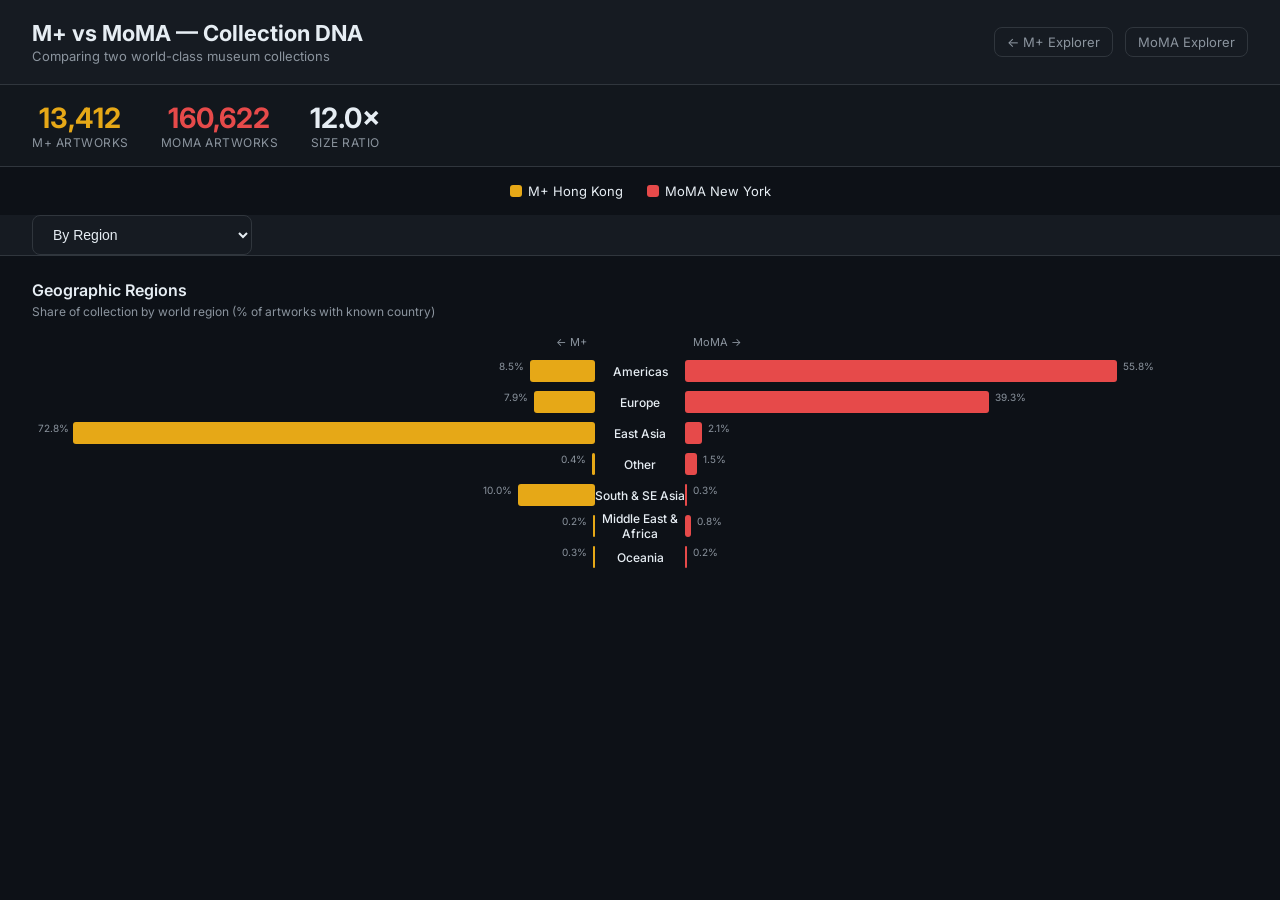
<file: compare.html>
<!DOCTYPE html>
<html lang="en">
<head>
  <meta charset="UTF-8">
  <meta name="viewport" content="width=device-width, initial-scale=1.0">
  <title>M+ vs MoMA — Collection Comparison</title>
  <link rel="preconnect" href="https://fonts.googleapis.com">
  <link href="https://fonts.googleapis.com/css2?family=Inter:wght@400;500;600;700&display=swap" rel="stylesheet">
  <style>
    :root {
      --bg: #0d1117; --surface: #161b22; --border: #30363d;
      --text: #e6edf3; --muted: #8b949e;
      --mplus: #e6a817; --moma: #e64a4a;
    }
    * { margin:0; padding:0; box-sizing:border-box; }
    body { font-family:'Inter',sans-serif; background:var(--bg); color:var(--text); min-height:100vh; }

    header {
      padding: 20px 32px; display:flex; align-items:center; justify-content:space-between;
      border-bottom: 1px solid var(--border); background: var(--surface);
    }
    header h1 { font-size: 22px; font-weight: 700; }
    header .subtitle { color: var(--muted); font-size: 13px; margin-top: 2px; }
    .nav-links { display:flex; gap:12px; }
    .nav-links a {
      color: var(--muted); text-decoration:none; font-size:13px; padding:6px 12px;
      border:1px solid var(--border); border-radius:8px; transition: all 0.2s;
    }
    .nav-links a:hover { color: var(--text); border-color: var(--muted); }

    .stats-bar {
      display:flex; gap:32px; padding:16px 32px; border-bottom:1px solid var(--border);
      background: rgba(22,27,34,0.6);
    }
    .stat { text-align:center; }
    .stat-value { font-size:28px; font-weight:700; }
    .stat-label { font-size:12px; color:var(--muted); text-transform:uppercase; letter-spacing:0.5px; }
    .stat-mplus .stat-value { color: var(--mplus); }
    .stat-moma .stat-value { color: var(--moma); }

    .tabs {
      display:flex; gap:0; padding:0 32px; border-bottom:1px solid var(--border); background:var(--surface);
    }
    .tab {
      padding:12px 20px; cursor:pointer; font-size:14px; color:var(--muted);
      border-bottom:2px solid transparent; transition: all 0.2s;
    }
    .tab:hover { color:var(--text); }
    .tab.active { color:var(--text); border-bottom-color:var(--mplus); }

    .chart-container { padding:24px 32px; }
    .chart-title { font-size:16px; font-weight:600; margin-bottom:4px; }
    .chart-subtitle { font-size:12px; color:var(--muted); margin-bottom:16px; }
    #sankeyChart, #butterflyChart, #heatmapChart { width:100%; }

    .legend-row { display:flex; gap:24px; justify-content:center; margin:16px 0; }
    .legend-item { display:flex; align-items:center; gap:6px; font-size:13px; }
    .legend-dot { width:12px; height:12px; border-radius:3px; }

    /* Butterfly chart bars */
    .butterfly-row { display:flex; align-items:center; margin:3px 0; height:28px; }
    .butterfly-label { width:90px; text-align:center; font-size:12px; font-weight:500; flex-shrink:0; }
    .butterfly-left { flex:1; display:flex; justify-content:flex-end; }
    .butterfly-right { flex:1; display:flex; justify-content:flex-start; }
    .butterfly-bar { height:22px; border-radius:3px; min-width:2px; transition: width 0.5s; position:relative; }
    .butterfly-bar:hover { opacity:0.8; }
    .butterfly-bar .bar-tooltip {
      display:none; position:absolute; top:-28px; padding:3px 8px; background:#000;
      border-radius:4px; font-size:11px; white-space:nowrap; z-index:10;
    }
    .butterfly-bar:hover .bar-tooltip { display:block; }
    .butterfly-left .bar-tooltip { right:0; }
    .butterfly-right .bar-tooltip { left:0; }
    .butterfly-pct { font-size:10px; color:var(--muted); padding:0 6px; min-width:40px; }
    .butterfly-left .butterfly-pct { text-align:right; }

    /* Heatmap */
    .heatmap-grid { display:grid; grid-template-columns:180px 1fr 1fr; gap:1px; background:var(--border); }
    .heatmap-cell { padding:8px 12px; background:var(--bg); font-size:13px; }
    .heatmap-header { background:var(--surface); font-weight:600; font-size:12px; text-transform:uppercase; }
    .heatmap-bar-cell { position:relative; }
    .heatmap-bar { height:100%; position:absolute; top:0; left:0; opacity:0.3; }
    .heatmap-val { position:relative; z-index:1; }

    @media (max-width: 768px) {
      header { padding:12px 16px; flex-direction:column; gap:8px; }
      .stats-bar { padding:12px 16px; gap:16px; flex-wrap:wrap; }
      .stat-value { font-size:20px; }
      .tabs { padding:0 16px; overflow-x:auto; }
      .chart-container { padding:16px; }
      .butterfly-label { width:70px; font-size:11px; }
    }
  </style>
</head>
<body>
  <header>
    <div>
      <h1>M+ vs MoMA — Collection DNA</h1>
      <div class="subtitle">Comparing two world-class museum collections</div>
    </div>
    <div class="nav-links">
      <a href="./index.html">← M+ Explorer</a>
      <a href="./moma.html">MoMA Explorer</a>
    </div>
  </header>

  <div class="stats-bar" id="statsBar"></div>

  <div class="legend-row">
    <div class="legend-item"><div class="legend-dot" style="background:var(--mplus)"></div>M+ Hong Kong</div>
    <div class="legend-item"><div class="legend-dot" style="background:var(--moma)"></div>MoMA New York</div>
  </div>

  <div class="tabs" id="tabs">
    <select id="viewSelect" style="padding:10px 16px;font-size:14px;background:var(--surface);color:var(--text);border:1px solid var(--border);border-radius:8px;cursor:pointer;min-width:220px">
      <option value="region">By Region</option>
      <option value="country">By Country (Top 20)</option>
      <option value="decade">By Decade</option>
      <option value="department">By Department</option>
      <option value="overlap">Artist Overlap Network</option>
    </select>
  </div>

  <div class="chart-container" id="chartArea"></div>

  <script src="https://d3js.org/d3.v7.min.js"></script>
  <script>
let data = null;
const MPLUS = '#e6a817';
const MOMA = '#e64a4a';

async function init() {
  const resp = await fetch('./data/comparison.json?v=' + Date.now());
  data = await resp.json();

  // Stats bar
  const bar = document.getElementById('statsBar');
  bar.innerHTML = `
    <div class="stat stat-mplus"><div class="stat-value">${data.museums.mplus.total.toLocaleString()}</div><div class="stat-label">M+ Artworks</div></div>
    <div class="stat stat-moma"><div class="stat-value">${data.museums.moma.total.toLocaleString()}</div><div class="stat-label">MoMA Artworks</div></div>
    <div class="stat"><div class="stat-value">${(data.museums.moma.total / data.museums.mplus.total).toFixed(1)}×</div><div class="stat-label">Size Ratio</div></div>
  `;

  // Dropdown
  const sel = document.getElementById('viewSelect');
  sel.addEventListener('change', () => renderView(sel.value));

  renderView('region');
}

function renderView(view) {
  const area = document.getElementById('chartArea');

  if (view === 'region') {
    renderButterfly(area, data.region, 'Geographic Regions', 'Share of collection by world region (% of artworks with known country)');
  } else if (view === 'country') {
    renderButterfly(area, data.country, 'Top Countries', 'Top 20 artist countries — percentage of total collection', 20);
  } else if (view === 'decade') {
    renderButterfly(area, data.decade, 'Artworks by Decade', 'When were the artworks created?');
  } else if (view === 'overlap') {
    renderOverlap(area);
  }
}

function renderButterfly(container, dataset, title, subtitle, limit) {
  // Merge all keys
  let keys = [...new Set([...Object.keys(dataset.mplus), ...Object.keys(dataset.moma)])];
  
  // Sort: by total count desc (or chronologically for decades)
  if (keys[0] && keys[0].match(/^\d{4}s$/)) {
    keys.sort();
  } else {
    keys.sort((a,b) => ((dataset.mplus[b]||0)+(dataset.moma[b]||0)) - ((dataset.mplus[a]||0)+(dataset.moma[a]||0)));
  }
  if (limit) keys = keys.slice(0, limit);

  const mpTotal = Object.values(dataset.mplus).reduce((a,b)=>a+b, 0);
  const moTotal = Object.values(dataset.moma).reduce((a,b)=>a+b, 0);
  const maxPct = Math.max(...keys.map(k => Math.max((dataset.mplus[k]||0)/mpTotal, (dataset.moma[k]||0)/moTotal)));

  let html = `<div class="chart-title">${title}</div><div class="chart-subtitle">${subtitle}</div>`;
  html += '<div style="display:flex;gap:8px;margin-bottom:8px;font-size:11px;color:var(--muted)"><div style="flex:1;text-align:right">← M+</div><div style="width:90px"></div><div style="flex:1">MoMA →</div></div>';

  keys.forEach(k => {
    const mpVal = dataset.mplus[k] || 0;
    const moVal = dataset.moma[k] || 0;
    const mpPct = mpTotal ? (mpVal / mpTotal * 100) : 0;
    const moPct = moTotal ? (moVal / moTotal * 100) : 0;
    const mpW = maxPct ? (mpPct / (maxPct * 100) * 100) : 0;
    const moW = maxPct ? (moPct / (maxPct * 100) * 100) : 0;

    html += `<div class="butterfly-row">
      <div class="butterfly-left">
        <span class="butterfly-pct">${mpVal > 0 ? mpPct.toFixed(1)+'%' : ''}</span>
        <div class="butterfly-bar" style="width:${mpW}%;background:${MPLUS}">
          <span class="bar-tooltip">${k}: ${mpVal.toLocaleString()} (${mpPct.toFixed(1)}%)</span>
        </div>
      </div>
      <div class="butterfly-label">${k}</div>
      <div class="butterfly-right">
        <div class="butterfly-bar" style="width:${moW}%;background:${MOMA}">
          <span class="bar-tooltip">${k}: ${moVal.toLocaleString()} (${moPct.toFixed(1)}%)</span>
        </div>
        <span class="butterfly-pct">${moVal > 0 ? moPct.toFixed(1)+'%' : ''}</span>
      </div>
    </div>`;
  });

  container.innerHTML = html;
}

function renderHeatmap(container, deptData, catData, title) {
  // Show both museums' departments side by side
  const allDepts = [...new Set([...Object.keys(deptData.mplus), ...Object.keys(deptData.moma)])];
  const mpTotal = data.museums.mplus.total;
  const moTotal = data.museums.moma.total;

  let html = `<div class="chart-title">${title}</div>
    <div class="chart-subtitle">Department/Area breakdown — absolute count and % of total</div>
    <div style="margin-top:16px">
    <h3 style="font-size:14px;margin-bottom:8px;color:${MPLUS}">M+ Areas</h3>`;

  const mpDepts = Object.entries(deptData.mplus).sort((a,b)=>b[1]-a[1]);
  const maxMp = mpDepts[0]?.[1] || 1;
  mpDepts.forEach(([name, count]) => {
    const pct = (count/mpTotal*100).toFixed(1);
    const w = (count/maxMp*100);
    html += `<div style="display:flex;align-items:center;margin:4px 0;gap:8px">
      <div style="width:200px;font-size:13px;text-align:right">${name}</div>
      <div style="flex:1;position:relative;height:24px;background:rgba(255,255,255,0.03);border-radius:4px;overflow:hidden">
        <div style="width:${w}%;height:100%;background:${MPLUS};opacity:0.4;border-radius:4px"></div>
        <span style="position:absolute;left:8px;top:3px;font-size:12px">${count.toLocaleString()} (${pct}%)</span>
      </div>
    </div>`;
  });

  html += `<h3 style="font-size:14px;margin:16px 0 8px;color:${MOMA}">MoMA Departments</h3>`;
  const moDepts = Object.entries(deptData.moma).sort((a,b)=>b[1]-a[1]);
  const maxMo = moDepts[0]?.[1] || 1;
  moDepts.forEach(([name, count]) => {
    const pct = (count/moTotal*100).toFixed(1);
    const w = (count/maxMo*100);
    html += `<div style="display:flex;align-items:center;margin:4px 0;gap:8px">
      <div style="width:200px;font-size:13px;text-align:right">${name}</div>
      <div style="flex:1;position:relative;height:24px;background:rgba(255,255,255,0.03);border-radius:4px;overflow:hidden">
        <div style="width:${w}%;height:100%;background:${MOMA};opacity:0.4;border-radius:4px"></div>
        <span style="position:absolute;left:8px;top:3px;font-size:12px">${count.toLocaleString()} (${pct}%)</span>
      </div>
    </div>`;
  });

  html += '</div>';
  container.innerHTML = html;
}

let overlapData = null;
async function renderOverlap(container) {
  if (!overlapData) {
    container.innerHTML = '<div class="chart-title">Loading overlap data...</div>';
    const resp = await fetch('./data/overlap.json?v=' + Date.now());
    overlapData = await resp.json();
  }
  const s = overlapData.stats;
  const artists = overlapData.artists;

  // Venn diagram + force network
  let html = `<div class="chart-title">Artist Overlap</div>
    <div class="chart-subtitle">${s.both} artists appear in both collections</div>
    <svg id="vennSvg" width="100%" height="280" style="margin:8px 0"></svg>
    <div class="chart-title" style="font-size:14px;margin-top:16px">Overlap Network — Top 80 Shared Artists</div>
    <div class="chart-subtitle">Node size = total works across both museums. Color = collection bias.</div>
    <svg id="overlapSvg" width="100%" height="500" style="background:rgba(0,0,0,0.2);border-radius:12px"></svg>
    <div id="overlapTooltip" style="position:fixed;display:none;padding:8px 12px;background:#000;border:1px solid var(--border);border-radius:6px;font-size:12px;pointer-events:none;z-index:100"></div>
    <div style="margin-top:16px">
      <div class="chart-title" style="font-size:14px">Top 30 Shared Artists</div>
      <div id="overlapList"></div>
    </div>`;
  container.innerHTML = html;

  // Draw Venn diagram
  const vSvg = d3.select('#vennSvg');
  const vW = vSvg.node().getBoundingClientRect().width;
  const vH = 280;
  vSvg.attr('width', vW);
  const cx = vW / 2, cy = vH / 2;
  const rMplus = 90, rMoma = 110, overlap = 50; // circle overlap distance

  // M+ circle (left)
  vSvg.append('circle').attr('cx', cx - overlap).attr('cy', cy).attr('r', rMplus)
    .attr('fill', MPLUS).attr('fill-opacity', 0.2).attr('stroke', MPLUS).attr('stroke-width', 2);
  // MoMA circle (right)
  vSvg.append('circle').attr('cx', cx + overlap).attr('cy', cy).attr('r', rMoma)
    .attr('fill', MOMA).attr('fill-opacity', 0.2).attr('stroke', MOMA).attr('stroke-width', 2);

  // Labels
  vSvg.append('text').attr('x', cx - overlap - 40).attr('y', cy - 10)
    .attr('text-anchor', 'middle').attr('fill', MPLUS).attr('font-size', '28px').attr('font-weight', '700')
    .text(s.mplusOnly.toLocaleString());
  vSvg.append('text').attr('x', cx - overlap - 40).attr('y', cy + 14)
    .attr('text-anchor', 'middle').attr('fill', '#ccc').attr('font-size', '12px')
    .text('M+ only');

  vSvg.append('text').attr('x', cx).attr('y', cy - 10)
    .attr('text-anchor', 'middle').attr('fill', '#c084fc').attr('font-size', '28px').attr('font-weight', '700')
    .text(s.both);
  vSvg.append('text').attr('x', cx).attr('y', cy + 14)
    .attr('text-anchor', 'middle').attr('fill', '#ccc').attr('font-size', '12px')
    .text('Both');

  vSvg.append('text').attr('x', cx + overlap + 40).attr('y', cy - 10)
    .attr('text-anchor', 'middle').attr('fill', MOMA).attr('font-size', '28px').attr('font-weight', '700')
    .text(s.momaOnly.toLocaleString());
  vSvg.append('text').attr('x', cx + overlap + 40).attr('y', cy + 14)
    .attr('text-anchor', 'middle').attr('fill', '#ccc').attr('font-size', '12px')
    .text('MoMA only');

  // Museum name labels
  vSvg.append('text').attr('x', cx - overlap - 40).attr('y', cy + rMplus + 24)
    .attr('text-anchor', 'middle').attr('fill', MPLUS).attr('font-size', '14px').attr('font-weight', '600')
    .text('M+ Hong Kong');
  vSvg.append('text').attr('x', cx + overlap + 40).attr('y', cy + rMoma + 24)
    .attr('text-anchor', 'middle').attr('fill', MOMA).attr('font-size', '14px').attr('font-weight', '600')
    .text('MoMA New York');

  // Force network of top 80 overlap artists
  const top = artists.slice(0, 80);
  const svg = d3.select('#overlapSvg');
  const w = svg.node().getBoundingClientRect().width;
  const h = 500;
  svg.attr('width', w);
  const g = svg.append('g');
  svg.call(d3.zoom().scaleExtent([0.3,5]).on('zoom', e => g.attr('transform', e.transform)));

  // Nodes = artists, sized by total works
  const maxTotal = d3.max(top, d => d.total);
  const r = d3.scaleSqrt().domain([1, maxTotal]).range([4, 30]);
  const nodes = top.map(a => ({...a, radius: r(a.total)}));

  // Color by bias: gold=M+ heavy, red=MoMA heavy, purple=balanced
  function biasColor(a) {
    const ratio = a.mplus / (a.mplus + a.moma);
    if (ratio > 0.6) return '#e6a817';
    if (ratio < 0.4) return '#e64a4a';
    return '#c084fc';
  }

  // Links between artists that share country
  const links = [];
  for (let i=0; i<nodes.length; i++) {
    for (let j=i+1; j<nodes.length; j++) {
      if (nodes[i].nat && nodes[i].nat === nodes[j].nat && nodes[i].nat !== '') {
        links.push({source:i, target:j});
      }
    }
  }

  const sim = d3.forceSimulation(nodes)
    .force('charge', d3.forceManyBody().strength(-80))
    .force('center', d3.forceCenter(w/2, h/2))
    .force('collision', d3.forceCollide(d => d.radius + 6))
    .force('link', d3.forceLink(links).distance(60).strength(0.1));

  const link = g.append('g').selectAll('line').data(links).join('line')
    .attr('stroke','rgba(255,255,255,0.05)').attr('stroke-width',1);

  const tip = document.getElementById('overlapTooltip');
  const node = g.append('g').selectAll('circle').data(nodes).join('circle')
    .attr('r', d => d.radius)
    .attr('fill', d => biasColor(d))
    .attr('fill-opacity', 0.8)
    .attr('stroke', 'rgba(255,255,255,0.2)').attr('stroke-width', 1)
    .attr('cursor', 'pointer')
    .on('mouseover', (e,d) => {
      tip.style.display='block'; tip.style.left=(e.pageX+12)+'px'; tip.style.top=(e.pageY-10)+'px';
      tip.innerHTML=`<strong>${d.name}</strong><br>M+: ${d.mplus} · MoMA: ${d.moma}<br>${d.nat||'Unknown'}`;
    })
    .on('mousemove', e => { tip.style.left=(e.pageX+12)+'px'; tip.style.top=(e.pageY-10)+'px'; })
    .on('mouseout', () => { tip.style.display='none'; })
    .call(d3.drag()
      .on('start',(e,d)=>{if(!e.active)sim.alphaTarget(0.3).restart();d.fx=d.x;d.fy=d.y;})
      .on('drag',(e,d)=>{d.fx=e.x;d.fy=e.y;})
      .on('end',(e,d)=>{if(!e.active)sim.alphaTarget(0);d.fx=null;d.fy=null;}));

  const label = g.append('g').selectAll('text').data(nodes.filter(d=>d.radius>10)).join('text')
    .text(d => d.name.length > 20 ? d.name.slice(0,18)+'…' : d.name)
    .attr('text-anchor','middle').attr('dy', d => d.radius+12)
    .attr('fill','#aaa').attr('font-size','10px').attr('pointer-events','none');

  sim.on('tick', () => {
    link.attr('x1',d=>d.source.x).attr('y1',d=>d.source.y).attr('x2',d=>d.target.x).attr('y2',d=>d.target.y);
    node.attr('cx',d=>d.x).attr('cy',d=>d.y);
    label.attr('x',d=>d.x).attr('y',d=>d.y);
  });

  // List top 30
  const list = document.getElementById('overlapList');
  artists.slice(0,30).forEach(a => {
    const total = a.mplus + a.moma;
    const mpPct = (a.mplus/total*100).toFixed(0);
    const moPct = (a.moma/total*100).toFixed(0);
    const row = document.createElement('div');
    row.style.cssText = 'display:flex;align-items:center;margin:4px 0;gap:8px';
    row.innerHTML = `<div style="width:220px;font-size:13px;text-align:right;white-space:nowrap;overflow:hidden;text-overflow:ellipsis;display:flex;align-items:center;justify-content:flex-end;gap:6px">
        <span>${a.name}</span>
        ${a.mplusUrl ? `<a href="${a.mplusUrl}" target="_blank" title="View on M+" style="color:${MPLUS};font-size:10px;text-decoration:none;flex-shrink:0">M+</a>` : ''}
        ${a.momaUrl ? `<a href="${a.momaUrl}" target="_blank" title="View on MoMA" style="color:${MOMA};font-size:10px;text-decoration:none;flex-shrink:0">MoMA</a>` : ''}
      </div>
      <div style="flex:1;display:flex;height:20px;border-radius:4px;overflow:hidden;background:rgba(255,255,255,0.05)">
        <div style="width:${mpPct}%;background:${MPLUS};opacity:0.6"></div>
        <div style="width:${moPct}%;background:${MOMA};opacity:0.6"></div>
      </div>
      <div style="font-size:11px;color:var(--muted);min-width:120px">${a.mplus} M+ · ${a.moma} MoMA</div>`;
    list.appendChild(row);
  });

  // Legend for network colors
  const legendHtml = document.createElement('div');
  legendHtml.style.cssText = 'display:flex;gap:16px;justify-content:center;margin:12px 0;font-size:12px';
  legendHtml.innerHTML = `<span style="display:flex;align-items:center;gap:4px"><span style="width:10px;height:10px;border-radius:50%;background:#e6a817"></span>M+ heavy</span>
    <span style="display:flex;align-items:center;gap:4px"><span style="width:10px;height:10px;border-radius:50%;background:#c084fc"></span>Balanced</span>
    <span style="display:flex;align-items:center;gap:4px"><span style="width:10px;height:10px;border-radius:50%;background:#e64a4a"></span>MoMA heavy</span>`;
  svg.node().parentNode.insertBefore(legendHtml, svg.node().nextSibling);
}

document.addEventListener('DOMContentLoaded', init);
  </script>
</body>
</html>
</file>
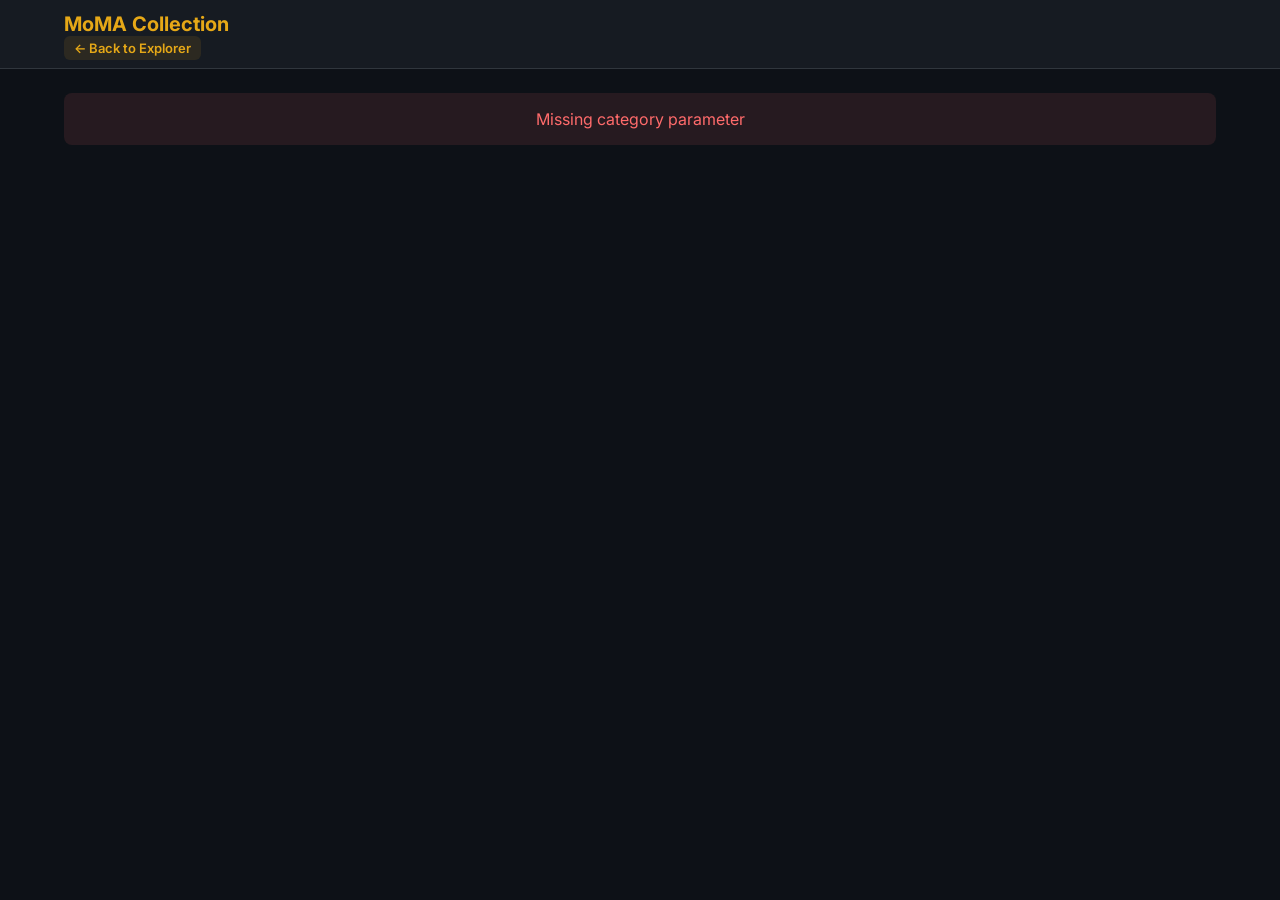
<file: momaViewByCategory.html>
<!DOCTYPE html>
<html lang="en">
<head>
  <meta charset="UTF-8">
  <meta name="viewport" content="width=device-width, initial-scale=1.0">
  <title>Tag View - MoMA Collection</title>
  <link href="https://fonts.googleapis.com/css2?family=Inter:wght@400;500;600;700&display=swap" rel="stylesheet">
  <style>
    :root {
      --bg-dark: #0d1117;
      --bg-secondary: #161b22;
      --bg-card: #1a1f2e;
      --border-color: #30363d;
      --text-primary: #e6e8eb;
      --text-secondary: #8b949e;
      --text-muted: #6e7681;
      --gold: #E6A817;
    }
    * { box-sizing: border-box; margin: 0; padding: 0; }
    html, body { background: var(--bg-dark); color: var(--text-primary); font-family: 'Inter', sans-serif; }
    a { color: var(--gold); text-decoration: none; }
    a:hover { opacity: 0.8; }
    header { border-bottom: 1px solid var(--border-color); background: var(--bg-secondary); padding: 12px 0; }
    .container { max-width: 1200px; margin: 0 auto; padding: 0 24px; }
    h1 { font-size: 20px; color: var(--gold); font-weight: 700; }
    .breadcrumb { font-size: 13px; color: var(--text-secondary); margin-top: 4px; }
    .breadcrumb a { color: var(--gold); font-weight: 600; padding: 4px 10px; background: rgba(230,168,23,0.1); border-radius: 6px; }
    main { padding: 24px 0; }
    .tag-info { background: var(--bg-card); border: 1px solid var(--border-color); border-radius: 12px; padding: 20px; margin-bottom: 24px; }
    .tag-title { font-size: 28px; font-weight: 700; margin-bottom: 8px; }
    .tag-stats { font-size: 13px; color: var(--text-secondary); display: flex; gap: 20px; flex-wrap: wrap; }
    .stat-value { font-weight: 600; color: var(--gold); }
    .sort-controls { margin-top: 12px; display: flex; gap: 6px; flex-wrap: wrap; }
    .sort-btn { padding: 5px 10px; background: var(--bg-dark); border: 1px solid var(--border-color); border-radius: 6px; color: var(--text-secondary); font-size: 12px; cursor: pointer; font-family: inherit; }
    .sort-btn:hover { border-color: var(--gold); color: var(--text-primary); }
    .sort-btn.active { background: var(--gold); border-color: var(--gold); color: var(--bg-dark); font-weight: 600; }
    .object-grid { display: grid; grid-template-columns: repeat(2, 1fr); gap: 16px; }
    .object-card { background: var(--bg-card); border: 1px solid var(--border-color); border-left: 3px solid var(--gold); border-radius: 10px; padding: 16px; transition: all 0.2s; }
    .object-card:hover { border-color: var(--gold); transform: translateY(-2px); box-shadow: 0 6px 20px rgba(0,0,0,0.3); }
    .object-title { font-size: 15px; font-weight: 600; margin-bottom: 8px; line-height: 1.4; }
    .object-meta { display: flex; flex-direction: column; gap: 4px; font-size: 12px; color: var(--text-muted); }
    .object-meta-row { display: grid; grid-template-columns: 70px 1fr; gap: 8px; }
    .object-meta-label { font-weight: 500; color: var(--text-secondary); }
    .moma-link { display: inline-block; margin-top: 8px; font-size: 11px; color: var(--gold); }
    .loading { text-align: center; padding: 48px; color: var(--text-secondary); }
    .spinner { width: 36px; height: 36px; border: 3px solid var(--border-color); border-top-color: var(--gold); border-radius: 50%; animation: spin 0.8s linear infinite; margin: 0 auto 12px; }
    @keyframes spin { to { transform: rotate(360deg); } }
    .error { color: #ff6b6b; padding: 16px; background: rgba(255,107,107,0.1); border-radius: 8px; text-align: center; }
    @media (max-width: 768px) { .object-grid { grid-template-columns: 1fr; } .tag-title { font-size: 22px; } }
  </style>
</head>
<body>
  <header>
    <div class="container">
      <h1>MoMA Collection</h1>
      <div class="breadcrumb"><a href="./moma.html">← Back to Explorer</a></div>
    </div>
  </header>
  <main>
    <div class="container">
      <div id="loading" class="loading"><div class="spinner"></div><div>Loading artworks...</div></div>
      <div id="content" style="display:none;">
        <div class="tag-info">
          <div class="tag-title" id="tagTitle">Loading...</div>
          <div class="tag-stats">
            <div class="stat"><span>Artworks:</span> <span class="stat-value" id="artworkCount">0</span></div>
            <div class="stat"><span>Type:</span> <span class="stat-value" id="tagType">-</span></div>
          </div>
          <div class="sort-controls">
            <span style="font-size:12px;color:var(--text-muted);margin-right:4px">Sort:</span>
            <button class="sort-btn active" data-sort="default">Default</button>
            <button class="sort-btn" data-sort="title">Title</button>
            <button class="sort-btn" data-sort="date">Date</button>
          </div>
        </div>
        <div class="object-grid" id="objectGrid"></div>
        <div id="loadMoreWrap"></div>
      </div>
      <div id="error" class="error" style="display:none;"></div>
    </div>
  </main>
  <script>
    function getParam(n) { return new URL(location.href).searchParams.get(n); }

    async function init() {
      const category = getParam('category');
      const type = getParam('type') || '';
      if (!category) {
        document.getElementById('loading').style.display = 'none';
        document.getElementById('error').style.display = 'block';
        document.getElementById('error').textContent = 'Missing category parameter';
        return;
      }

      try {
        const [graphResp, pulseResp, artistResp] = await Promise.all([
          fetch('./data/moma-graph.json'),
          fetch('./data/moma-pulse.json'),
          fetch('./data/moma-artists.json')
        ]);
        const graphData = await graphResp.json();
        const pulseRaw = await pulseResp.json();
        let artistData = null;
        try { artistData = await artistResp.json(); } catch(e) {}

        // Expand compact pulse format
        function expand(o) {
          if (typeof o === 'object' && !Array.isArray(o) && o.t !== undefined) {
            return { id: o.i, title: o.t, date: o.d, artistName: o.a, medium: o.m, department: o.dp, classification: o.c, nationality: o.n, decade: o.de };
          }
          return o;
        }
        const pulse = pulseRaw.map(expand);

        // Find tag
        const tag = graphData.tags.find(t => t.name === category || t.id === category);
        const fieldMap = { Department: 'department', Classification: 'classification', Country: 'nationality', Decade: 'decade' };
        const field = type ? fieldMap[type] : (tag ? fieldMap[tag.type] : null);

        // Filter objects
        let objects = field ? pulse.filter(o => o[field] === category) : pulse.filter(o =>
          o.department === category || o.classification === category || o.nationality === category || o.decade === category
        );

        document.getElementById('tagTitle').textContent = category;
        document.getElementById('artworkCount').textContent = objects.length.toLocaleString();
        document.getElementById('tagType').textContent = tag ? tag.type : type || 'Tag';

        // Build artist URL map
        const artistMap = {};
        if (artistData) {
          (artistData.artists || artistData).forEach(a => {
            const url = a.momaUrl || (a.ConstituentID ? `https://www.moma.org/artists/${a.ConstituentID}` : null);
            if (url && a.DisplayName) artistMap[a.DisplayName] = url;
            if (url && a.name) artistMap[a.name] = url;
          });
        }

        let currentSort = 'default';
        let sorted = [...objects];

        function sortObjs(arr, by) {
          if (by === 'title') return [...arr].sort((a,b) => (a.title||'').localeCompare(b.title||''));
          if (by === 'date') return [...arr].sort((a,b) => (parseInt(b.date)||0) - (parseInt(a.date)||0));
          return arr;
        }

        function render() {
          sorted = sortObjs(objects, currentSort);
          const grid = document.getElementById('objectGrid');
          grid.innerHTML = '';
          document.getElementById('loadMoreWrap').innerHTML = '';
          if (sorted.length === 0) { grid.innerHTML = '<div class="error">No artworks found.</div>'; return; }
          let shown = 0;
          const BATCH = 100;

          function batch() {
            const items = sorted.slice(shown, shown + BATCH);
            items.forEach(obj => {
              const card = document.createElement('div');
              card.className = 'object-card';
              let artistHtml = obj.artistName || '';
              if (artistHtml && artistMap[artistHtml]) {
                artistHtml = `<a href="${artistMap[artistHtml]}" target="_blank">${artistHtml}</a>`;
              }
              card.innerHTML =
                `<div class="object-title">${obj.title || 'Untitled'}</div>` +
                `<div class="object-meta">` +
                (obj.date ? `<div class="object-meta-row"><span class="object-meta-label">Date</span><span>${obj.date}</span></div>` : '') +
                (obj.artistName ? `<div class="object-meta-row"><span class="object-meta-label">Artist</span><span>${artistHtml}</span></div>` : '') +
                (obj.nationality ? `<div class="object-meta-row"><span class="object-meta-label">Country</span><span>${obj.nationality}</span></div>` : '') +
                (obj.medium ? `<div class="object-meta-row"><span class="object-meta-label">Medium</span><span>${obj.medium}</span></div>` : '') +
                `</div>` +
                (obj.id ? `<a href="https://www.moma.org/collection/works/${obj.id}" target="_blank" class="moma-link">View on MoMA →</a>` : '');
              grid.appendChild(card);
            });
            shown += items.length;
            document.getElementById('loadMoreWrap').innerHTML = '';
            if (shown < sorted.length) {
              const btn = document.createElement('button');
              btn.textContent = `Load more (${shown.toLocaleString()}/${sorted.length.toLocaleString()})`;
              btn.style.cssText = 'display:block;margin:20px auto;padding:10px 24px;background:var(--gold);color:var(--bg-dark);border:none;border-radius:8px;font-size:14px;font-weight:600;cursor:pointer;';
              btn.addEventListener('click', batch);
              document.getElementById('loadMoreWrap').appendChild(btn);
            }
          }
          batch();
        }

        render();

        document.getElementById('loading').style.display = 'none';
        document.getElementById('content').style.display = 'block';

        document.querySelectorAll('.sort-btn').forEach(btn => {
          btn.addEventListener('click', () => {
            document.querySelectorAll('.sort-btn').forEach(b => b.classList.remove('active'));
            btn.classList.add('active');
            currentSort = btn.dataset.sort;
            render();
          });
        });

      } catch(e) {
        console.error(e);
        document.getElementById('loading').style.display = 'none';
        document.getElementById('error').style.display = 'block';
        document.getElementById('error').textContent = 'Error: ' + e.message;
      }
    }

    if (document.readyState === 'loading') document.addEventListener('DOMContentLoaded', init);
    else init();
  </script>
</body>
</html>
</file>
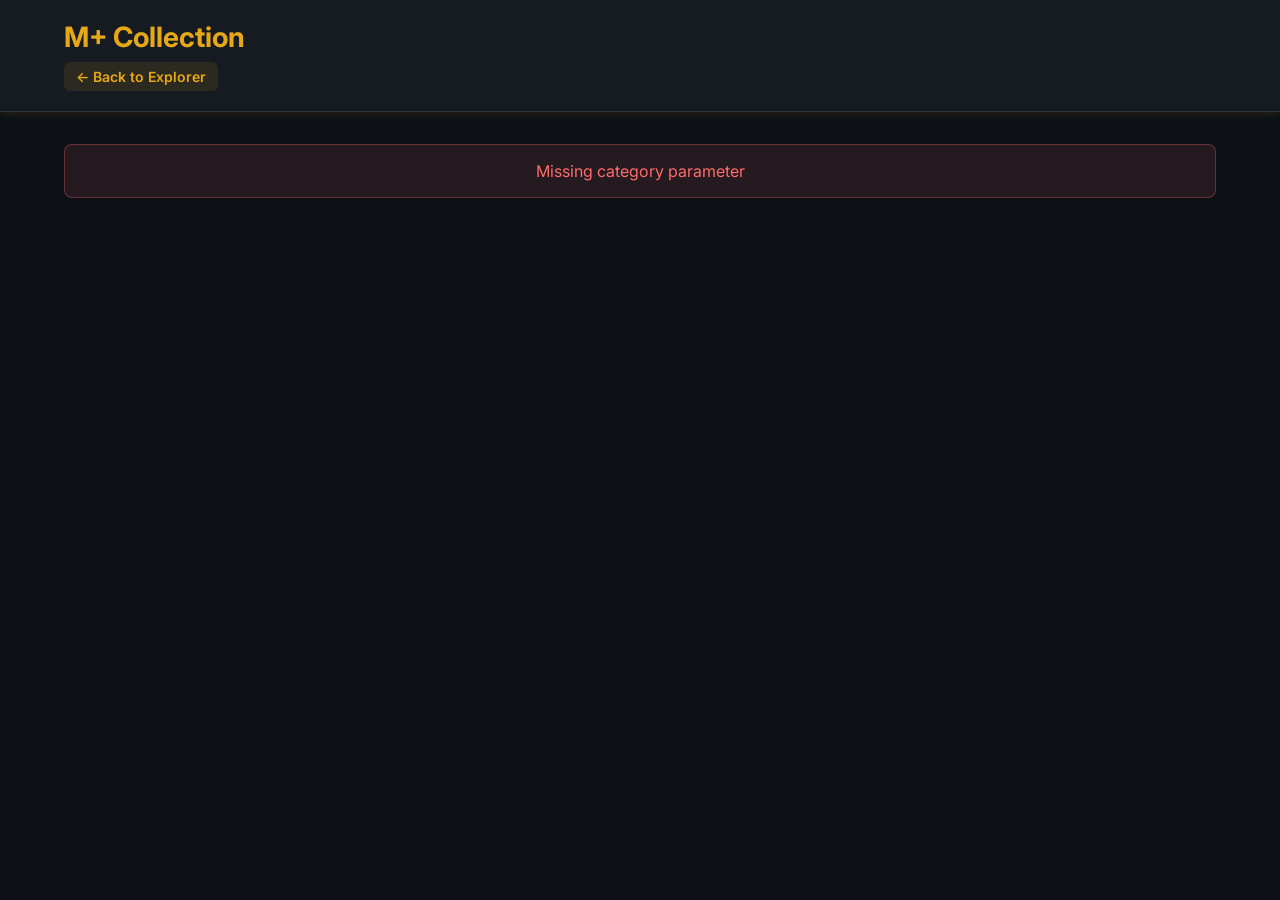
<file: viewByCategory.html>
<!DOCTYPE html>
<html lang="en">
<head>
  <meta charset="UTF-8">
  <meta name="viewport" content="width=device-width, initial-scale=1.0">
  <title>Tag View - M+ Collection</title>
  <link rel="preconnect" href="https://fonts.googleapis.com">
  <link rel="preconnect" href="https://fonts.gstatic.com" crossorigin>
  <link href="https://fonts.googleapis.com/css2?family=Inter:wght@400;500;600;700&display=swap" rel="stylesheet">
  <style>
    :root {
      --bg-dark: #0d1117;
      --bg-secondary: #161b22;
      --bg-card: #1a1f2e;
      --border-color: #30363d;
      --text-primary: #e6e8eb;
      --text-secondary: #8b949e;
      --text-muted: #6e7681;
      --gold: #E6A817;
    }

    * {
      box-sizing: border-box;
      margin: 0;
      padding: 0;
    }

    html, body {
      margin: 0;
      min-height: 100%;
      background: var(--bg-dark);
      color: var(--text-primary);
      font-family: 'Inter', -apple-system, BlinkMacSystemFont, 'Segoe UI', Roboto, Oxygen, Ubuntu, Cantarell, sans-serif;
    }

    a {
      color: var(--gold);
      text-decoration: none;
      transition: opacity 0.2s;
    }

    a:hover {
      opacity: 0.8;
    }

    header {
      border-bottom: 1px solid var(--border-color);
      background: var(--bg-secondary);
      padding: 20px 0;
      box-shadow: 0 1px 8px rgba(230, 168, 23, 0.15);
    }

    .container {
      max-width: 1200px;
      margin: 0 auto;
      padding: 0 24px;
    }

    h1 {
      font-size: 28px;
      margin-bottom: 8px;
      color: var(--gold);
      font-weight: 700;
    }

    .breadcrumb {
      font-size: 14px;
      color: var(--text-secondary);
      margin-top: 8px;
    }

    .breadcrumb a {
      color: var(--gold);
      font-weight: 600;
      display: inline-flex;
      align-items: center;
      gap: 4px;
      padding: 6px 12px;
      background: rgba(230, 168, 23, 0.1);
      border-radius: 6px;
      transition: all 0.2s;
    }

    .breadcrumb a:hover {
      background: rgba(230, 168, 23, 0.2);
      transform: translateX(-2px);
    }

    main {
      padding: 32px 0;
    }

    .tag-info {
      background: var(--bg-card);
      border: 1px solid var(--border-color);
      border-radius: 12px;
      padding: 24px;
      margin-bottom: 32px;
    }

    .tag-title {
      font-size: 32px;
      font-weight: 700;
      margin-bottom: 12px;
      color: var(--text-primary);
    }

    .tag-stats {
      font-size: 14px;
      color: var(--text-secondary);
      display: flex;
      gap: 24px;
      flex-wrap: wrap;
    }

    .stat {
      display: flex;
      align-items: center;
      gap: 8px;
    }

    .stat-value {
      font-weight: 600;
      color: var(--gold);
    }

    .object-grid {
      display: grid;
      grid-template-columns: repeat(2, 1fr);
      gap: 20px;
    }

    .object-card {
      background: var(--bg-card);
      border: 1px solid var(--border-color);
      border-left: 3px solid var(--gold);
      border-radius: 12px;
      padding: 20px;
      transition: all 0.3s ease-out;
    }

    .object-card:hover {
      border-left-color: #f0b830;
      border-color: var(--gold);
      transform: translateY(-3px);
      box-shadow: 0 8px 24px rgba(0, 0, 0, 0.3), 0 0 0 1px rgba(230, 168, 23, 0.2);
      background: rgba(26, 31, 46, 0.8);
    }

    .object-title {
      font-size: 16px;
      font-weight: 600;
      color: var(--text-primary);
      margin-bottom: 6px;
      line-height: 1.4;
    }

    .object-title-tc {
      font-size: 14px;
      color: var(--text-secondary);
      margin-bottom: 12px;
      line-height: 1.4;
    }

    .object-meta {
      display: flex;
      flex-direction: column;
      gap: 6px;
      font-size: 13px;
      color: var(--text-muted);
    }

    .object-meta-row {
      display: grid;
      grid-template-columns: 80px 1fr;
      gap: 12px;
    }

    .object-meta-label {
      font-weight: 500;
      color: var(--text-secondary);
    }

    .error {
      color: #ff6b6b;
      padding: 16px;
      background: rgba(255, 107, 107, 0.1);
      border: 1px solid rgba(255, 107, 107, 0.3);
      border-radius: 8px;
      text-align: center;
    }

    .loading {
      text-align: center;
      padding: 48px;
      color: var(--text-secondary);
    }

    .spinner {
      width: 40px;
      height: 40px;
      border: 3px solid var(--border-color);
      border-top-color: var(--gold);
      border-radius: 50%;
      animation: spin 0.8s linear infinite;
      margin: 0 auto 16px;
    }

    @keyframes spin {
      to { transform: rotate(360deg); }
    }

    .tag-badge {
      display: inline-block;
      padding: 4px 10px;
      background: rgba(230, 168, 23, 0.15);
      border: 1px solid rgba(230, 168, 23, 0.3);
      border-radius: 6px;
      font-size: 12px;
      font-weight: 600;
      color: var(--gold);
      margin-right: 8px;
    }

    .sort-controls {
      margin-top: 16px;
      display: flex;
      gap: 8px;
      flex-wrap: wrap;
    }

    .sort-btn {
      padding: 6px 12px;
      background: var(--bg-dark);
      border: 1px solid var(--border-color);
      border-radius: 6px;
      color: var(--text-secondary);
      font-size: 12px;
      cursor: pointer;
      transition: all 0.2s;
      font-family: inherit;
    }

    .sort-btn:hover {
      background: var(--bg-card);
      border-color: var(--gold);
      color: var(--text-primary);
    }

    .sort-btn.active {
      background: var(--gold);
      border-color: var(--gold);
      color: var(--bg-dark);
      font-weight: 600;
    }

    @media (max-width: 768px) {
      .object-grid {
        grid-template-columns: 1fr;
      }

      .tag-title {
        font-size: 24px;
      }

      h1 {
        font-size: 22px;
      }

      .tag-info {
        padding: 16px;
      }
    }
  </style>
</head>
<body>
  <header>
    <div class="container">
      <h1>M+ Collection</h1>
      <div class="breadcrumb">
        <a href="./index.html">← Back to Explorer</a>
      </div>
    </div>
  </header>

  <main>
    <div class="container">
      <div id="loading" class="loading">
        <div class="spinner"></div>
        <div>Loading objects...</div>
      </div>

      <div id="content" style="display: none;">
        <div class="tag-info">
          <div class="tag-title" id="tagTitle">Loading...</div>
          <div class="tag-stats">
            <div class="stat">
              <span>Artworks:</span>
              <span class="stat-value" id="artworkCount">0</span>
            </div>
            <div class="stat">
              <span>Type:</span>
              <span class="stat-value" id="tagType">-</span>
            </div>
          </div>
          <div class="sort-controls">
            <span style="font-size: 12px; color: var(--text-muted); margin-right: 4px;">Sort by:</span>
            <button class="sort-btn active" data-sort="default">Default</button>
            <button class="sort-btn" data-sort="title">Title (A-Z)</button>
            <button class="sort-btn" data-sort="date">Date</button>
          </div>
        </div>

        <div class="object-grid" id="objectGrid"></div>
      </div>

      <div id="error" class="error" style="display: none;"></div>
    </div>
  </main>

  <script>
    function getQueryParam(name) {
      const url = new URL(window.location.href);
      return url.searchParams.get(name);
    }

    function getQueryParams(name) {
      const url = new URL(window.location.href);
      return url.searchParams.getAll(name);
    }

    async function loadData() {
      const cacheBust = `v=${Date.now()}`;
      const [indexResp, fullResp] = await Promise.all([
        fetch(`./data/museum-index.json?${cacheBust}`),
        fetch(`./data/pulse.json?${cacheBust}`)
      ]);
      if (!indexResp.ok) throw new Error('Failed to load collection data');
      const index = await indexResp.json();
      // Compatibility shim: legacy data files use 'nationality' — normalise to 'country'.
      const fixCF = o => { if (o && o.nationality !== undefined) { if (o.country === undefined) o.country = o.nationality; delete o.nationality; } };
      (index.tags || []).forEach(t => { if (t.type === 'nationality') t.type = 'country'; });
      (index.siggTags || []).forEach(t => { if (t.type === 'nationality') t.type = 'country'; });
      (index.artists || []).forEach(fixCF);
      Object.values(index.objectsByTag || {}).forEach(arr => arr.forEach(fixCF));
      Object.values(index.siggObjectsByTag || {}).forEach(arr => arr.forEach(fixCF));
      (index.searchIndex || []).forEach(fixCF);
      (index.siggSearchIndex || []).forEach(fixCF);
      if (fullResp.ok) {
        let fullData = await fullResp.json();
        fullData.forEach(fixCF);
        // Filter to Sigg only if sigg=1 param
        if (new URL(window.location.href).searchParams.get('sigg') === '1') {
          fullData = fullData.filter(o => o.sigg);
        }
        index._fullObjects = fullData;
      }
      return index;
    }

    // Build artist name -> URL lookup
    function buildArtistMap(data) {
      const map = {};
      if (data && data.artists) {
        data.artists.forEach(a => {
          if (a.name && a.mplusUrl) map[a.name] = a.mplusUrl;
          if (a.nameTC && a.mplusUrl) map[a.nameTC] = a.mplusUrl;
        });
      }
      return map;
    }

    function generateMplusSlug(name) {
      return name
        .toLowerCase()
        .replace(/&/g, 'and')
        .replace(/[()]/g, '')
        .replace(/[^a-z0-9\s-]/g, '')
        .replace(/\s+/g, '-')
        .replace(/-+/g, '-')
        .replace(/^-|-$/g, '');
    }

    function artistLink(name, artistMap) {
      const url = artistMap[name];
      if (url) return `<a href="${url}" target="_blank" style="color:var(--gold);text-decoration:none;">${name}</a>`;
      // Fallback: generate slug-based M+ URL
      const slug = generateMplusSlug(name);
      if (slug) {
        const fallbackUrl = `https://www.mplus.org.hk/en/collection/makers/${slug}/`;
        return `<a href="${fallbackUrl}" target="_blank" style="color:var(--gold);text-decoration:none;">${name}</a>`;
      }
      return name;
    }

    function sortObjects(objects, sortBy) {
      if (sortBy === 'title') {
        return objects.sort((a, b) => {
          const titleA = (a.title || 'Untitled').toLowerCase();
          const titleB = (b.title || 'Untitled').toLowerCase();
          return titleA.localeCompare(titleB);
        });
      } else if (sortBy === 'date') {
        return objects.sort((a, b) => {
          // Extract year from date string (e.g., "1990" or "1990-2000")
          const yearA = a.date ? parseInt(a.date.match(/\d{4}/)?.[0] || '0') : 0;
          const yearB = b.date ? parseInt(b.date.match(/\d{4}/)?.[0] || '0') : 0;
          return yearB - yearA; // Newest first
        });
      }
      return objects; // default order
    }

    let currentObjects = [];
    let currentTag = null;

    function renderObjects(category, data, sortBy = 'default') {
      const isSigg = new URL(window.location.href).searchParams.get('sigg') === '1';
      // Look up tag from siggTags first in sigg mode, then fall back to tags
      const tag = isSigg
        ? (data.siggTags || []).find(t => t.id === category) || data.tags.find(t => t.id === category)
        : data.tags.find(t => t.id === category);
      
      // Use full objects from pulse.json if available, filter by category
      let objects;

      // For movement/group tags in sigg mode, use siggObjectsByTag directly
      if (isSigg && data.siggObjectsByTag && data.siggObjectsByTag[category]) {
        objects = data.siggObjectsByTag[category];
      } else if (data._fullObjects) {
        objects = data._fullObjects.filter(o => {
          // Match against all fields: area, category, medium, country, decade
          if (o.area === category || o.category === category ||
              o.medium === category || o.decade === category ||
              o.country === category || o.artistName === category) return true;
          // Also check arrays
          if (o.areas && o.areas.includes(category)) return true;
          if (o.categories && o.categories.includes(category)) return true;
          return false;
        }).map(o => ({
          id: o.id,
          title: o.title,
          titleTC: o.titleTC,
          areas: o.areas || [o.area].filter(Boolean),
          categories: o.categories || [o.category].filter(Boolean),
          medium: o.medium,
          date: o.year ? String(o.year) : '',
          artistName: o.artistName,
          country: o.country || ''
        }));
      } else {
        objects = (isSigg && data.siggObjectsByTag ? data.siggObjectsByTag[category] : null) || data.objectsByTag[category] || [];
      }

      currentTag = tag;
      currentObjects = objects;

      // Update tag info
      document.getElementById('tagTitle').textContent = category;

      const displayCount = objects.length;

      document.getElementById('artworkCount').textContent = displayCount;
      document.getElementById('tagType').textContent = tag ? tag.type : 'unknown';

      // Sort objects
      objects = sortObjects([...objects], sortBy);

      // Render object cards
      const grid = document.getElementById('objectGrid');
      grid.innerHTML = '';
      const oldBtn = document.getElementById('loadMoreBtn');
      if (oldBtn) oldBtn.remove();

      if (objects.length === 0) {
        grid.innerHTML = '<div class="error">No objects found for this tag.</div>';
        return;
      }

      let displayedCount = 0;
      const PAGE_SIZE = 100;
      const sortedObjects = sortObjects([...objects], sortBy);
      const artistMap = buildArtistMap(data);

      function renderBatch() {
        const batch = sortedObjects.slice(displayedCount, displayedCount + PAGE_SIZE);
        batch.forEach(obj => {
          const card = document.createElement('div');
          card.className = 'object-card';

        const title = document.createElement('div');
        title.className = 'object-title';
        title.textContent = obj.title || 'Untitled';
        card.appendChild(title);

        if (obj.titleTC) {
          const titleTC = document.createElement('div');
          titleTC.className = 'object-title-tc';
          titleTC.textContent = obj.titleTC;
          card.appendChild(titleTC);
        }

        const meta = document.createElement('div');
        meta.className = 'object-meta';

        if (obj.date) {
          const row = document.createElement('div');
          row.className = 'object-meta-row';
          row.innerHTML = `
            <span class="object-meta-label">Date</span>
            <span>${obj.date}</span>
          `;
          meta.appendChild(row);
        }

        if (obj.artistName) {
          const row = document.createElement('div');
          row.className = 'object-meta-row';
          const linkedName = artistLink(obj.artistName, artistMap);
          const artistDisplay = obj.artistNameTC
            ? `${linkedName} (${obj.artistNameTC})`
            : linkedName;
          row.innerHTML = `
            <span class="object-meta-label">Artist</span>
            <span>${artistDisplay}</span>
          `;
          meta.appendChild(row);
        }

        if (obj.country) {
          const row = document.createElement('div');
          row.className = 'object-meta-row';
          row.innerHTML = `
            <span class="object-meta-label">Country</span>
            <span>${obj.country}</span>
          `;
          meta.appendChild(row);
        }

        if (obj.medium) {
          const row = document.createElement('div');
          row.className = 'object-meta-row';
          row.innerHTML = `
            <span class="object-meta-label">Medium</span>
            <span>${obj.medium}</span>
          `;
          meta.appendChild(row);
        }

        if (obj.areas && obj.areas.length > 0) {
          const row = document.createElement('div');
          row.className = 'object-meta-row';
          row.innerHTML = `
            <span class="object-meta-label">Area</span>
            <span>${obj.areas.join(', ')}</span>
          `;
          meta.appendChild(row);
        }

        if (obj.categories && obj.categories.length > 0) {
          const row = document.createElement('div');
          row.className = 'object-meta-row';
          row.innerHTML = `
            <span class="object-meta-label">Categories</span>
            <span>${obj.categories.slice(0, 3).join(', ')}</span>
          `;
          meta.appendChild(row);
        }

        card.appendChild(meta);
        grid.appendChild(card);
      });
        displayedCount += batch.length;

        // Remove old load-more button
        const oldBtn = document.getElementById('loadMoreBtn');
        if (oldBtn) oldBtn.remove();

        // Add load more if needed
        if (displayedCount < sortedObjects.length) {
          const btn = document.createElement('button');
          btn.id = 'loadMoreBtn';
          btn.textContent = `Load more (${displayedCount}/${sortedObjects.length})`;
          btn.style.cssText = 'display:block;margin:20px auto;padding:10px 24px;background:var(--gold);color:var(--bg-dark);border:none;border-radius:8px;font-size:14px;font-weight:600;cursor:pointer;';
          btn.addEventListener('click', renderBatch);
          grid.after(btn);
        }
      }
      renderBatch();
    }

    function renderMultiTag(tags, data) {
      const isSigg = new URL(window.location.href).searchParams.get('sigg') === '1';

      // If single tag in sigg mode and it's a movement/group, delegate to renderObjects
      if (tags.length === 1 && isSigg && data.siggObjectsByTag && data.siggObjectsByTag[tags[0]]) {
        renderObjects(tags[0], data);
        return;
      }

      if (!data._fullObjects) {
        document.getElementById('error').textContent = 'Full data not available';
        document.getElementById('error').style.display = 'block';
        return;
      }

      // Build lookup sets from siggObjectsByTag for movement/group tags
      const siggIdSets = {};
      if (isSigg && data.siggObjectsByTag) {
        tags.forEach(tag => {
          if (data.siggObjectsByTag[tag]) {
            siggIdSets[tag] = new Set(data.siggObjectsByTag[tag].map(o => o.id));
          }
        });
      }

      // Cross-filter: AND across tags
      const objects = data._fullObjects.filter(o => {
        return tags.every(tag => {
          // Check siggObjectsByTag lookup first (for movement/group tags)
          if (siggIdSets[tag]) return siggIdSets[tag].has(o.id);
          return o.area === tag || o.category === tag ||
                 o.medium === tag || o.decade === tag ||
                 o.country === tag ||
                 (o.areas && o.areas.includes(tag)) ||
                 (o.categories && o.categories.includes(tag));
        });
      }).map(o => ({
        id: o.id,
        title: o.title,
        titleTC: o.titleTC,
        areas: o.areas || [o.area].filter(Boolean),
        categories: o.categories || [o.category].filter(Boolean),
        medium: o.medium,
        date: o.year ? String(o.year) : '',
        artistName: o.artistName,
        country: o.country || ''
      }));

      document.getElementById('tagTitle').textContent = tags.join(' + ');
      document.getElementById('artworkCount').textContent = objects.length.toLocaleString();
      document.getElementById('tagType').textContent = 'Cross-filter';

      currentObjects = objects;

      const grid = document.getElementById('objectGrid');
      grid.innerHTML = '';
      const oldBtn = document.getElementById('loadMoreBtn');
      if (oldBtn) oldBtn.remove();

      if (objects.length === 0) {
        grid.innerHTML = '<div class="error">No objects match all selected tags.</div>';
        return;
      }

      let displayedCount = 0;
      const PAGE_SIZE = 100;
      const sortedObjects = objects;
      const artistMap = buildArtistMap(data);

      function renderBatch() {
        const batch = sortedObjects.slice(displayedCount, displayedCount + PAGE_SIZE);
        batch.forEach(obj => {
          const card = document.createElement('div');
          card.className = 'object-card';
          const titleEl = document.createElement('div');
          titleEl.className = 'object-title';
          titleEl.textContent = obj.title || 'Untitled';
          card.appendChild(titleEl);
          if (obj.titleTC) {
            const tc = document.createElement('div');
            tc.className = 'object-title-tc';
            tc.textContent = obj.titleTC;
            card.appendChild(tc);
          }
          const meta = document.createElement('div');
          meta.className = 'object-meta';
          [['Date', obj.date], ['Artist', obj.artistName], ['Country', obj.country], ['Medium', obj.medium]].forEach(([label, val]) => {
            if (val) {
              const row = document.createElement('div');
              row.className = 'object-meta-row';
              if (label === 'Artist') {
                row.innerHTML = `<span class="object-meta-label">${label}</span><span>${artistLink(val, artistMap)}</span>`;
              } else {
                row.innerHTML = `<span class="object-meta-label">${label}</span><span>${val}</span>`;
              }
              meta.appendChild(row);
            }
          });
          card.appendChild(meta);
          grid.appendChild(card);
        });
        displayedCount += batch.length;
        const old = document.getElementById('loadMoreBtn');
        if (old) old.remove();
        if (displayedCount < sortedObjects.length) {
          const btn = document.createElement('button');
          btn.id = 'loadMoreBtn';
          btn.textContent = `Load more (${displayedCount}/${sortedObjects.length})`;
          btn.style.cssText = 'display:block;margin:20px auto;padding:10px 24px;background:var(--gold);color:var(--bg-dark);border:none;border-radius:8px;font-size:14px;font-weight:600;cursor:pointer;';
          btn.addEventListener('click', renderBatch);
          grid.after(btn);
        }
      }
      renderBatch();
    }

    async function init() {
      const category = getQueryParam('category');
      const multiTags = getQueryParams('tag');

      if (!category && multiTags.length === 0) {
        document.getElementById('loading').style.display = 'none';
        document.getElementById('error').style.display = 'block';
        document.getElementById('error').textContent = 'Missing category parameter';
        return;
      }

      try {
        const data = await loadData();
        
        if (multiTags.length > 0) {
          // Multi-tag cross filter mode
          renderMultiTag(multiTags, data);
        } else {
          renderObjects(category, data);
        }

        document.getElementById('loading').style.display = 'none';
        document.getElementById('content').style.display = 'block';

        // Setup sort buttons
        document.querySelectorAll('.sort-btn').forEach(btn => {
          btn.addEventListener('click', () => {
            document.querySelectorAll('.sort-btn').forEach(b => b.classList.remove('active'));
            btn.classList.add('active');
            const sortBy = btn.dataset.sort;
            renderObjects(category, data, sortBy);
          });
        });
      } catch (error) {
        console.error('Error:', error);
        document.getElementById('loading').style.display = 'none';
        document.getElementById('error').style.display = 'block';
        document.getElementById('error').textContent = `Error: ${error.message}`;
      }
    }

    if (document.readyState === 'loading') {
      document.addEventListener('DOMContentLoaded', init);
    } else {
      init();
    }
  </script>
</body>
</html>
</file>
